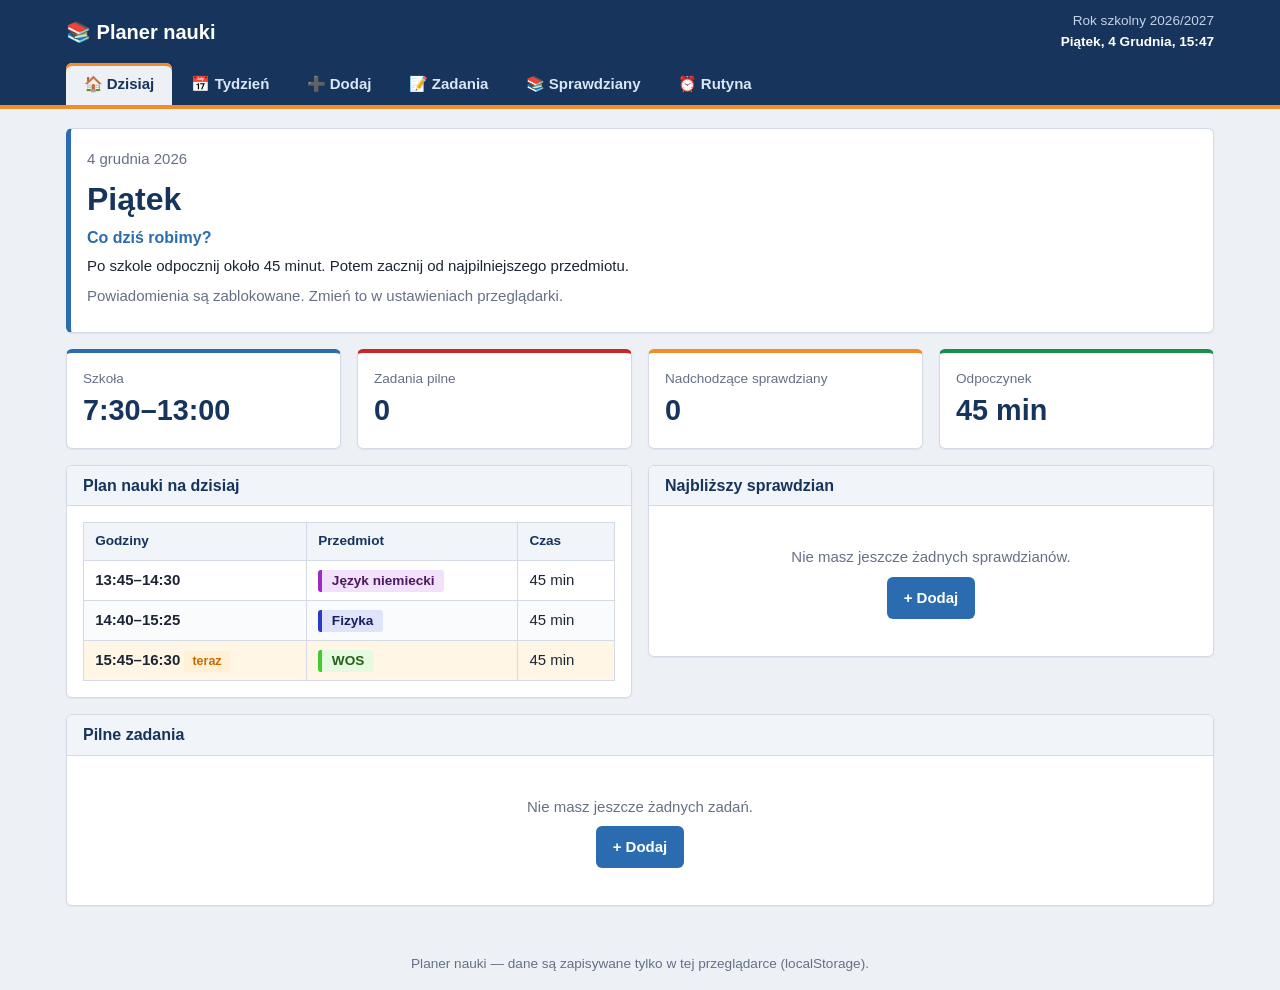
<file: index.html>
<!DOCTYPE html>
<html lang="pl">
<head>
  <meta charset="UTF-8">
  <meta name="viewport" content="width=device-width, initial-scale=1">
  <title>Dzisiaj — Planer nauki</title>
  <link rel="stylesheet" href="css/style.css">
</head>
<body>
  <header class="topbar">
    <div class="topbar-inner">
      <a class="brand" href="index.html">📚 Planer nauki</a>
      <nav aria-label="Główna nawigacja">
      <ul class="nav">
        <li><a href="index.html" class="active" aria-current="page">🏠 Dzisiaj</a></li>
        <li><a href="tydzien.html">📅 Tydzień</a></li>
        <li><a href="dodaj.html">➕ Dodaj</a></li>
        <li><a href="zadania.html">📝 Zadania</a></li>
        <li><a href="sprawdziany.html">📚 Sprawdziany</a></li>
        <li><a href="rutyna.html">⏰ Rutyna</a></li>
      </ul>
      </nav>
    </div>
  </header>
  <main class="container">
    <section class="card hero">
      <p class="muted" id="todayDate"></p>
      <h1 id="todayDay"></h1>
      <h2 class="hero-q">Co dziś robimy?</h2>
      <p id="todayMsg"></p>
      <button type="button" id="notifBtn" class="btn btn-ghost">🔔 Włącz przypomnienia</button>
      <p class="muted" id="notifInfo" role="status"></p>
    </section>
    <section class="stats">
      <div class="card stat"><span class="stat-label">Szkoła</span><strong id="statSchool" class="stat-value">—</strong></div>
      <div class="card stat"><span class="stat-label">Zadania pilne</span><strong id="statUrgent" class="stat-value">0</strong></div>
      <div class="card stat"><span class="stat-label">Nadchodzące sprawdziany</span><strong id="statExams" class="stat-value">0</strong></div>
      <div class="card stat"><span class="stat-label">Odpoczynek</span><strong id="statRest" class="stat-value">45 min</strong></div>
    </section>
    <div class="grid-2">
      <section class="card"><h2>Plan nauki na dzisiaj</h2><table class="table"><thead><tr><th>Godziny</th><th>Przedmiot</th><th>Czas</th></tr></thead><tbody id="studyList"></tbody></table></section>
      <section class="card"><h2>Najbliższy sprawdzian</h2><div id="nextExam"></div></section>
    </div>
    <section class="card"><h2>Pilne zadania</h2><ul id="urgentTasks" class="tasks"></ul></section>
  </main>
  <script src="js/app.js"></script>
  <script src="js/today.js"></script>
</body>
</html>
</file>
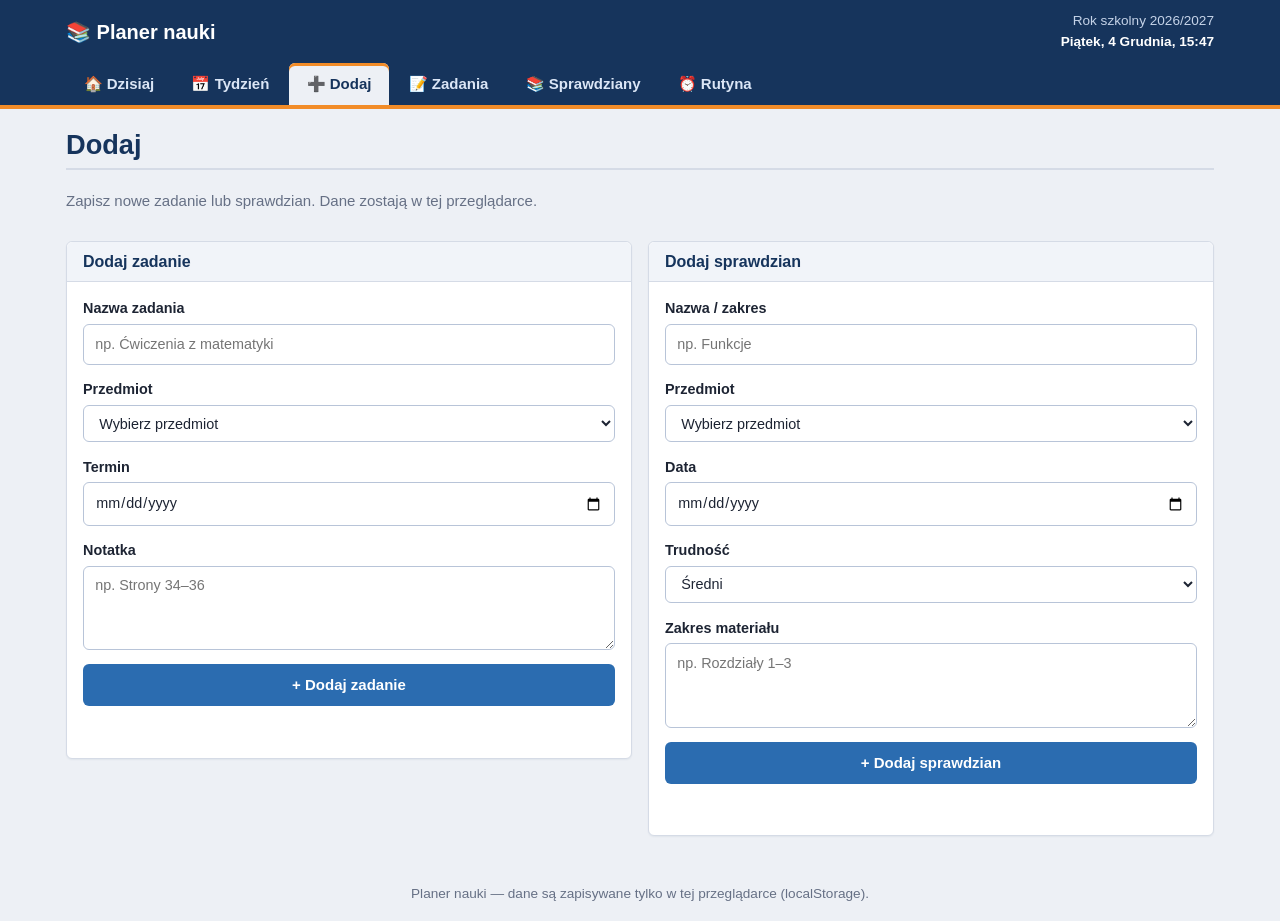
<file: dodaj.html>
<!DOCTYPE html>
<html lang="pl">
<head>
  <meta charset="UTF-8">
  <meta name="viewport" content="width=device-width, initial-scale=1">
  <title>Dodaj — Planer nauki</title>
  <link rel="stylesheet" href="css/style.css">
</head>
<body>
  <header class="topbar">
    <div class="topbar-inner">
      <a class="brand" href="index.html">📚 Planer nauki</a>
      <nav aria-label="Główna nawigacja">
      <ul class="nav">
        <li><a href="index.html">🏠 Dzisiaj</a></li>
        <li><a href="tydzien.html">📅 Tydzień</a></li>
        <li><a href="dodaj.html" class="active" aria-current="page">➕ Dodaj</a></li>
        <li><a href="zadania.html">📝 Zadania</a></li>
        <li><a href="sprawdziany.html">📚 Sprawdziany</a></li>
        <li><a href="rutyna.html">⏰ Rutyna</a></li>
      </ul>
      </nav>
    </div>
  </header>
  <main class="container">
    <h1 class="page-title">Dodaj</h1>
    <p class="muted lead">Zapisz nowe zadanie lub sprawdzian. Dane zostają w tej przeglądarce.</p>
    <div class="grid-2">
      <section class="card">
        <h2>Dodaj zadanie</h2>
        <form id="taskForm" class="form">
          <label>Nazwa zadania<input type="text" id="taskTitle" required maxlength="120" placeholder="np. Ćwiczenia z matematyki"></label>
          <label>Przedmiot<select id="taskSubject" required></select></label>
          <label>Termin<input type="date" id="taskDue" required></label>
          <label>Notatka<textarea id="taskNote" rows="3" maxlength="300" placeholder="np. Strony 34–36"></textarea></label>
          <button type="submit" class="btn btn-primary">+ Dodaj zadanie</button>
          <p class="form-msg" id="taskMsg" role="status"></p>
        </form>
      </section>
      <section class="card">
        <h2>Dodaj sprawdzian</h2>
        <form id="examForm" class="form">
          <label>Nazwa / zakres<input type="text" id="examTitle" required maxlength="120" placeholder="np. Funkcje"></label>
          <label>Przedmiot<select id="examSubject" required></select></label>
          <label>Data<input type="date" id="examDate" required></label>
          <label>Trudność
            <select id="examDifficulty">
              <option value="1">Łatwy</option>
              <option value="2" selected>Średni</option>
              <option value="3">Trudny</option>
            </select>
          </label>
          <label>Zakres materiału<textarea id="examScope" rows="3" maxlength="300" placeholder="np. Rozdziały 1–3"></textarea></label>
          <button type="submit" class="btn btn-primary">+ Dodaj sprawdzian</button>
          <p class="form-msg" id="examMsg" role="status"></p>
        </form>
      </section>
    </div>
    <section class="card" id="planCard" hidden>
      <h2>Propozycja przygotowania</h2>
      <div id="planBox"></div>
    </section>
  </main>
  <script src="js/app.js"></script>
  <script src="js/add.js"></script>
</body>
</html>
</file>
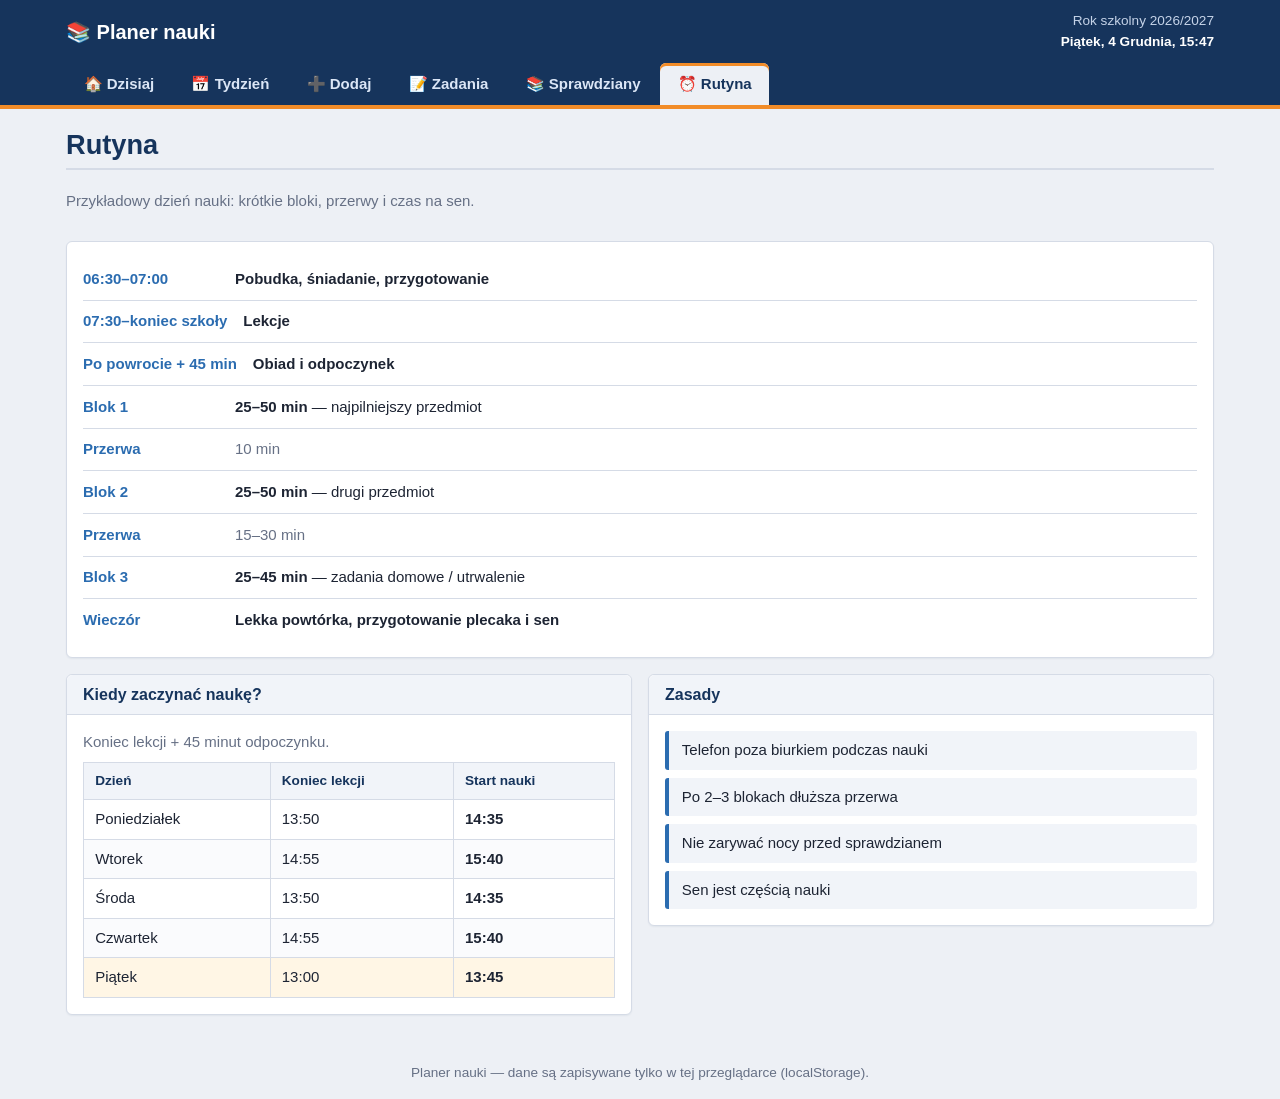
<file: rutyna.html>
<!DOCTYPE html>
<html lang="pl">
<head>
  <meta charset="UTF-8">
  <meta name="viewport" content="width=device-width, initial-scale=1">
  <title>Rutyna — Planer nauki</title>
  <link rel="stylesheet" href="css/style.css">
</head>
<body>
  <header class="topbar">
    <div class="topbar-inner">
      <a class="brand" href="index.html">📚 Planer nauki</a>
      <nav aria-label="Główna nawigacja">
      <ul class="nav">
        <li><a href="index.html">🏠 Dzisiaj</a></li>
        <li><a href="tydzien.html">📅 Tydzień</a></li>
        <li><a href="dodaj.html">➕ Dodaj</a></li>
        <li><a href="zadania.html">📝 Zadania</a></li>
        <li><a href="sprawdziany.html">📚 Sprawdziany</a></li>
        <li><a href="rutyna.html" class="active" aria-current="page">⏰ Rutyna</a></li>
      </ul>
      </nav>
    </div>
  </header>
  <main class="container">
    <h1 class="page-title">Rutyna</h1>
    <p class="muted lead">Przykładowy dzień nauki: krótkie bloki, przerwy i czas na sen.</p>
    <section class="card">
      <ol class="timeline">
        <li><span class="t-time">06:30–07:00</span><div><strong>Pobudka, śniadanie, przygotowanie</strong></div></li>
        <li><span class="t-time">07:30–koniec szkoły</span><div><strong>Lekcje</strong></div></li>
        <li><span class="t-time">Po powrocie + 45 min</span><div><strong>Obiad i odpoczynek</strong></div></li>
        <li><span class="t-time">Blok 1</span><div><strong>25–50 min</strong> — najpilniejszy przedmiot</div></li>
        <li class="brk"><span class="t-time">Przerwa</span><div>10 min</div></li>
        <li><span class="t-time">Blok 2</span><div><strong>25–50 min</strong> — drugi przedmiot</div></li>
        <li class="brk"><span class="t-time">Przerwa</span><div>15–30 min</div></li>
        <li><span class="t-time">Blok 3</span><div><strong>25–45 min</strong> — zadania domowe / utrwalenie</div></li>
        <li><span class="t-time">Wieczór</span><div><strong>Lekka powtórka, przygotowanie plecaka i sen</strong></div></li>
      </ol>
    </section>
    <div class="grid-2">
      <section class="card">
        <h2>Kiedy zaczynać naukę?</h2>
        <p class="muted">Koniec lekcji + 45 minut odpoczynku.</p>
        <table class="table"><thead><tr><th>Dzień</th><th>Koniec lekcji</th><th>Start nauki</th></tr></thead><tbody id="startTable"></tbody></table>
      </section>
      <section class="card">
        <h2>Zasady</h2>
        <ul class="rules">
          <li>Telefon poza biurkiem podczas nauki</li>
          <li>Po 2–3 blokach dłuższa przerwa</li>
          <li>Nie zarywać nocy przed sprawdzianem</li>
          <li>Sen jest częścią nauki</li>
        </ul>
      </section>
    </div>
  </main>
  <script src="js/app.js"></script>
  <script src="js/routine.js"></script>
</body>
</html>
</file>
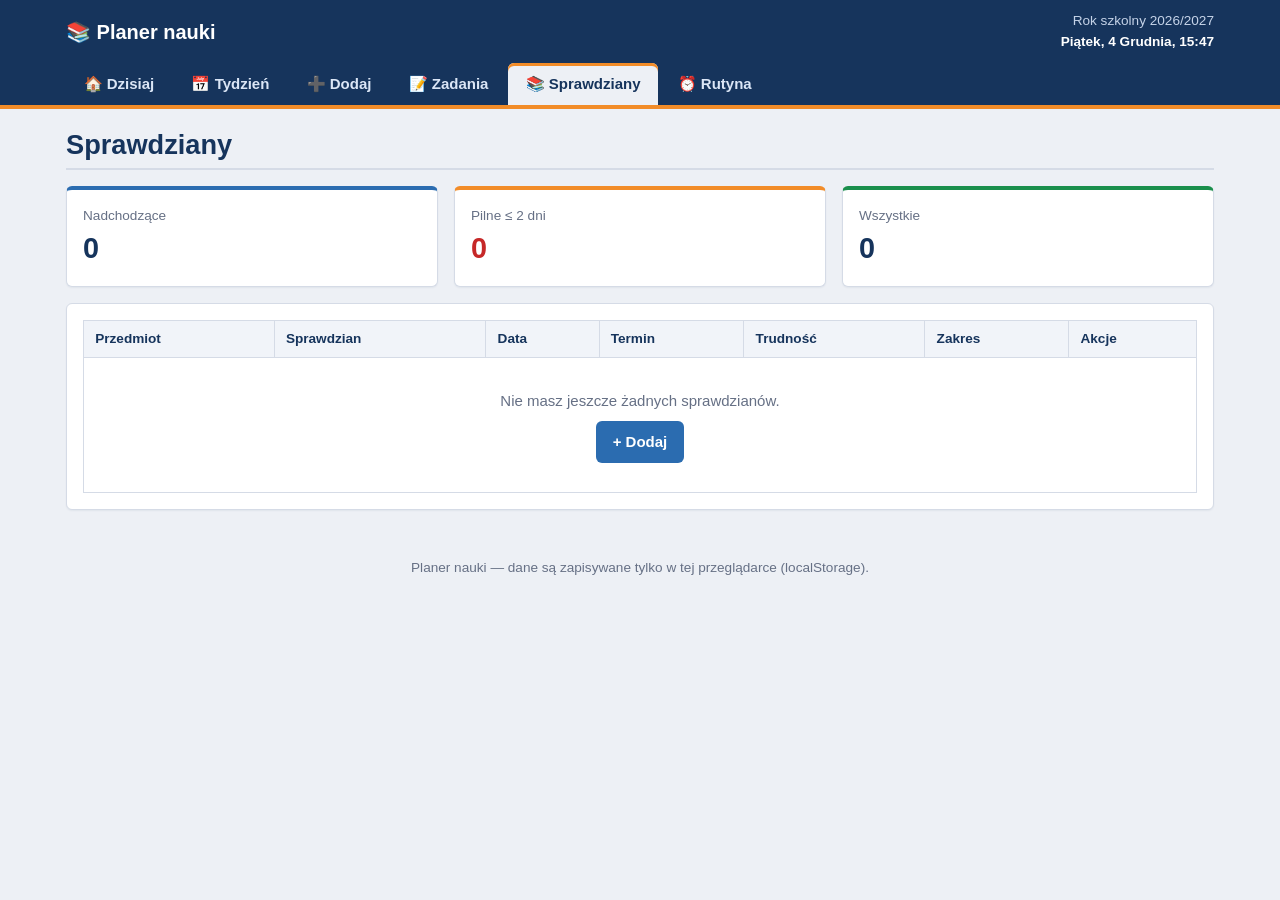
<file: sprawdziany.html>
<!DOCTYPE html>
<html lang="pl">
<head>
  <meta charset="UTF-8">
  <meta name="viewport" content="width=device-width, initial-scale=1">
  <title>Sprawdziany — Planer nauki</title>
  <link rel="stylesheet" href="css/style.css">
</head>
<body>
  <header class="topbar">
    <div class="topbar-inner">
      <a class="brand" href="index.html">📚 Planer nauki</a>
      <nav aria-label="Główna nawigacja">
      <ul class="nav">
        <li><a href="index.html">🏠 Dzisiaj</a></li>
        <li><a href="tydzien.html">📅 Tydzień</a></li>
        <li><a href="dodaj.html">➕ Dodaj</a></li>
        <li><a href="zadania.html">📝 Zadania</a></li>
        <li><a href="sprawdziany.html" class="active" aria-current="page">📚 Sprawdziany</a></li>
        <li><a href="rutyna.html">⏰ Rutyna</a></li>
      </ul>
      </nav>
    </div>
  </header>
  <main class="container">
    <h1 class="page-title">Sprawdziany</h1>
    <section class="stats stats-3">
      <div class="card stat"><span class="stat-label">Nadchodzące</span><strong id="cUp" class="stat-value">0</strong></div>
      <div class="card stat"><span class="stat-label">Pilne ≤ 2 dni</span><strong id="cUrgent" class="stat-value urgent">0</strong></div>
      <div class="card stat"><span class="stat-label">Wszystkie</span><strong id="cAll" class="stat-value">0</strong></div>
    </section>
    <section class="card"><div class="table-wrap"><table class="table exams-table">
      <thead><tr><th>Przedmiot</th><th>Sprawdzian</th><th>Data</th><th>Termin</th><th>Trudność</th><th>Zakres</th><th>Akcje</th></tr></thead>
      <tbody id="examList"></tbody></table></div></section>
  </main>
  <script src="js/app.js"></script>
  <script src="js/exams.js"></script>
</body>
</html>
</file>
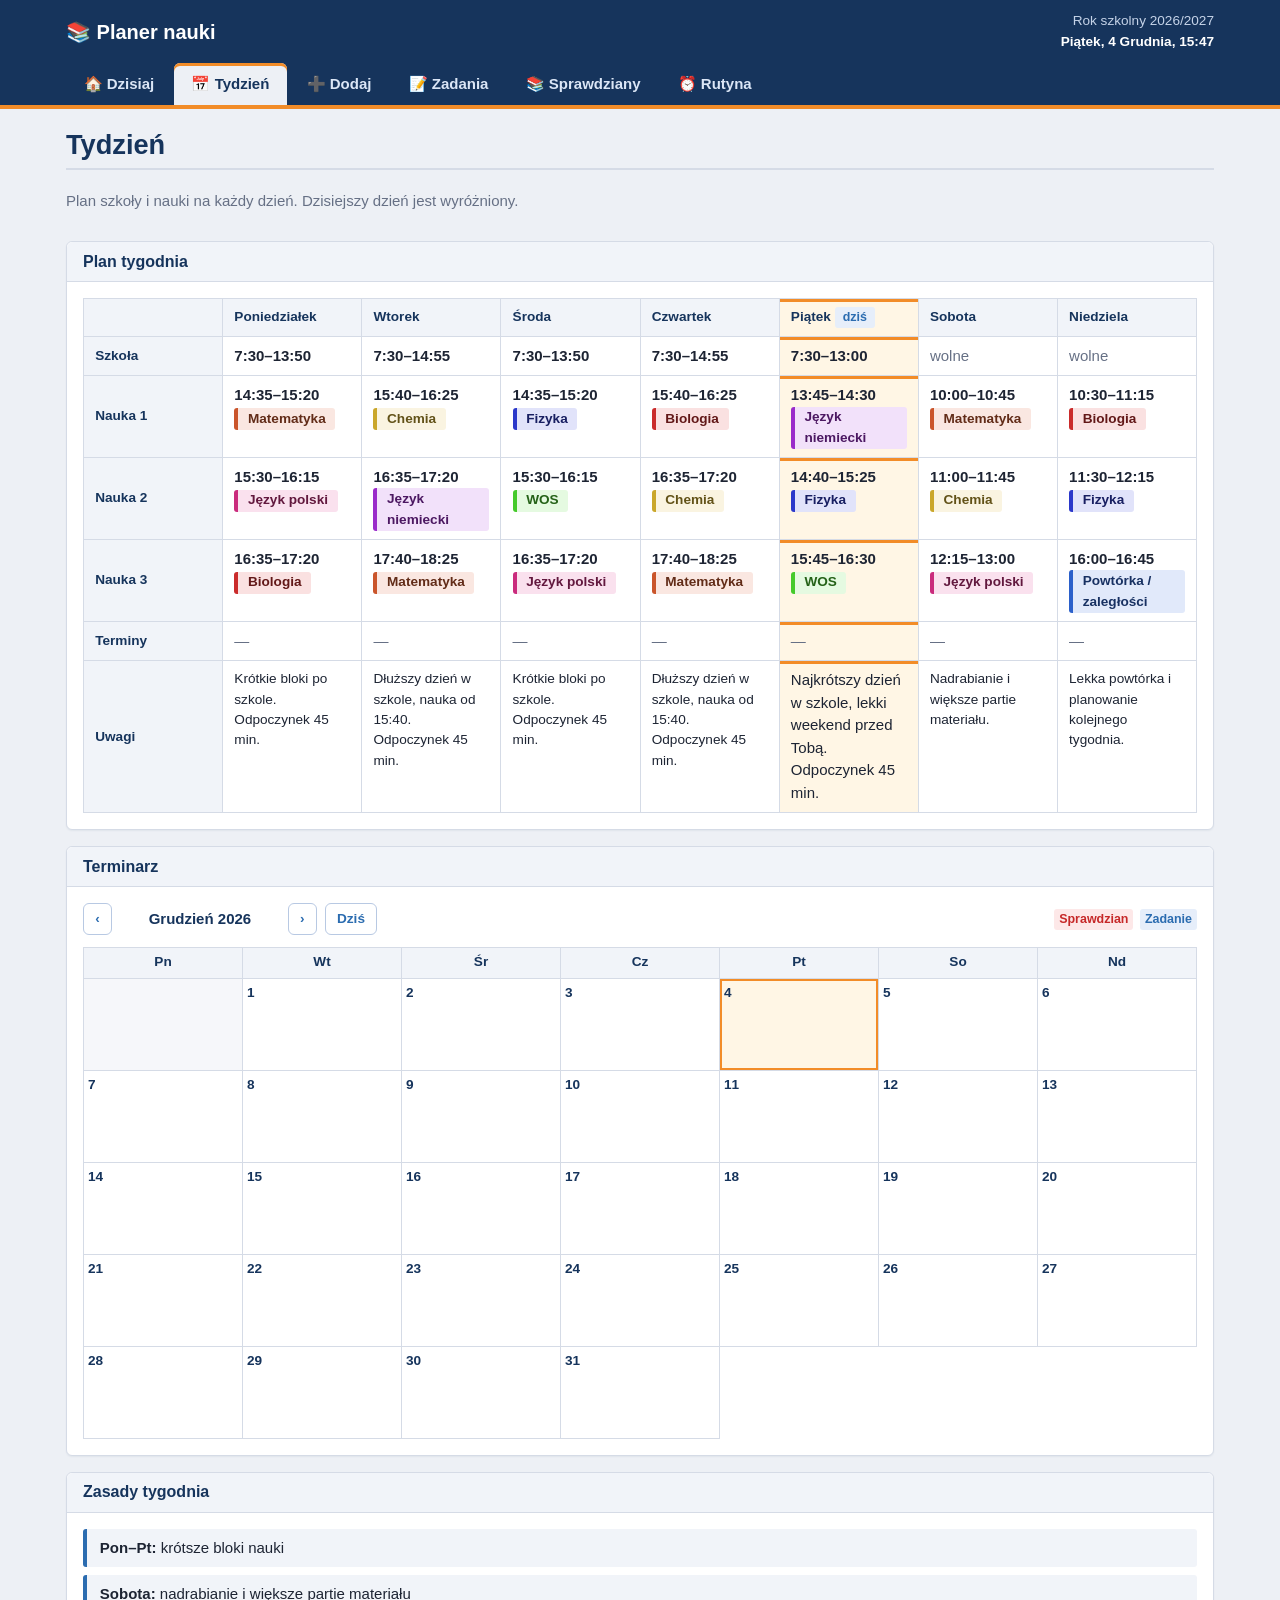
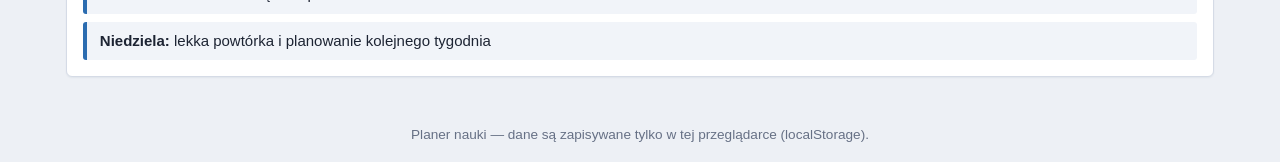
<file: tydzien.html>
<!DOCTYPE html>
<html lang="pl">
<head>
  <meta charset="UTF-8">
  <meta name="viewport" content="width=device-width, initial-scale=1">
  <title>Tydzień — Planer nauki</title>
  <link rel="stylesheet" href="css/style.css">
</head>
<body>
  <header class="topbar">
    <div class="topbar-inner">
      <a class="brand" href="index.html">📚 Planer nauki</a>
      <nav aria-label="Główna nawigacja">
      <ul class="nav">
        <li><a href="index.html">🏠 Dzisiaj</a></li>
        <li><a href="tydzien.html" class="active" aria-current="page">📅 Tydzień</a></li>
        <li><a href="dodaj.html">➕ Dodaj</a></li>
        <li><a href="zadania.html">📝 Zadania</a></li>
        <li><a href="sprawdziany.html">📚 Sprawdziany</a></li>
        <li><a href="rutyna.html">⏰ Rutyna</a></li>
      </ul>
      </nav>
    </div>
  </header>
  <main class="container">
    <h1 class="page-title">Tydzień</h1>
    <p class="muted lead">Plan szkoły i nauki na każdy dzień. Dzisiejszy dzień jest wyróżniony.</p>
    <section class="card"><h2>Plan tygodnia</h2><div class="table-wrap" id="weekTable"></div></section>
    <section class="card">
      <h2>Terminarz</h2>
      <div class="cal-nav">
        <button type="button" class="btn btn-ghost btn-sm" id="calPrev" aria-label="Poprzedni miesiąc">‹</button>
        <strong id="calLabel"></strong>
        <button type="button" class="btn btn-ghost btn-sm" id="calNext" aria-label="Następny miesiąc">›</button>
        <button type="button" class="btn btn-ghost btn-sm" id="calToday">Dziś</button>
        <span class="legend"><i class="chip chip-exam">Sprawdzian</i><i class="chip chip-task">Zadanie</i></span>
      </div>
      <div id="cal"></div>
    </section>
    <section class="card">
      <h2>Zasady tygodnia</h2>
      <ul class="rules">
        <li><strong>Pon–Pt:</strong> krótsze bloki nauki</li>
        <li><strong>Sobota:</strong> nadrabianie i większe partie materiału</li>
        <li><strong>Niedziela:</strong> lekka powtórka i planowanie kolejnego tygodnia</li>
      </ul>
    </section>
  </main>
  <script src="js/app.js"></script>
  <script src="js/week.js"></script>
</body>
</html>
</file>
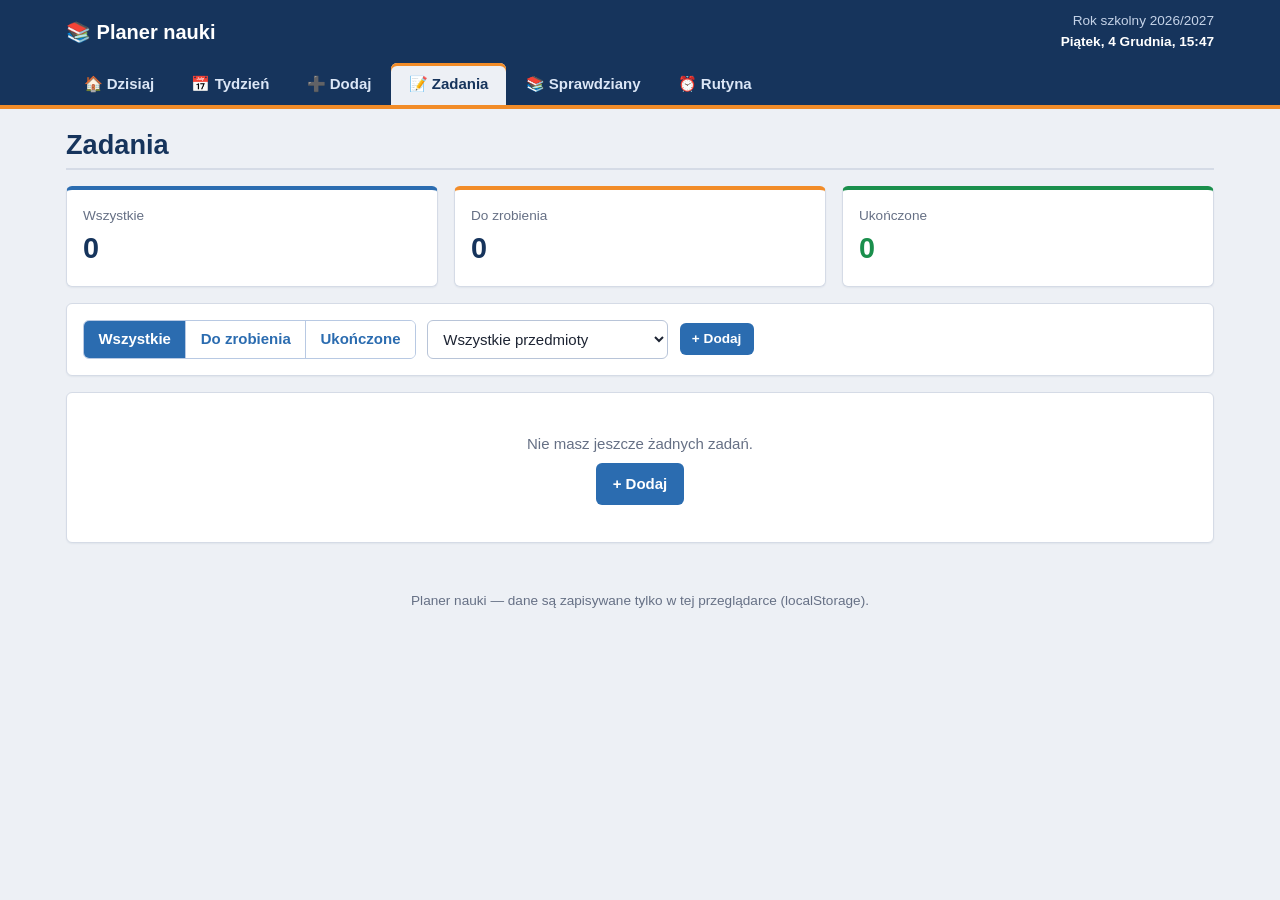
<file: zadania.html>
<!DOCTYPE html>
<html lang="pl">
<head>
  <meta charset="UTF-8">
  <meta name="viewport" content="width=device-width, initial-scale=1">
  <title>Zadania — Planer nauki</title>
  <link rel="stylesheet" href="css/style.css">
</head>
<body>
  <header class="topbar">
    <div class="topbar-inner">
      <a class="brand" href="index.html">📚 Planer nauki</a>
      <nav aria-label="Główna nawigacja">
      <ul class="nav">
        <li><a href="index.html">🏠 Dzisiaj</a></li>
        <li><a href="tydzien.html">📅 Tydzień</a></li>
        <li><a href="dodaj.html">➕ Dodaj</a></li>
        <li><a href="zadania.html" class="active" aria-current="page">📝 Zadania</a></li>
        <li><a href="sprawdziany.html">📚 Sprawdziany</a></li>
        <li><a href="rutyna.html">⏰ Rutyna</a></li>
      </ul>
      </nav>
    </div>
  </header>
  <main class="container">
    <h1 class="page-title">Zadania</h1>
    <section class="stats stats-3">
      <div class="card stat"><span class="stat-label">Wszystkie</span><strong id="cAll" class="stat-value">0</strong></div>
      <div class="card stat"><span class="stat-label">Do zrobienia</span><strong id="cTodo" class="stat-value">0</strong></div>
      <div class="card stat"><span class="stat-label">Ukończone</span><strong id="cDone" class="stat-value ok">0</strong></div>
    </section>
    <section class="toolbar card">
      <div class="seg" id="seg">
        <button type="button" class="seg-btn on" data-f="all">Wszystkie</button>
        <button type="button" class="seg-btn" data-f="todo">Do zrobienia</button>
        <button type="button" class="seg-btn" data-f="done">Ukończone</button>
      </div>
      <select id="subjFilter" aria-label="Filtr przedmiotu"></select>
      <a class="btn btn-primary btn-sm" href="dodaj.html">+ Dodaj</a>
    </section>
    <section class="card"><ul id="taskList" class="tasks"></ul></section>
  </main>
  <script src="js/app.js"></script>
  <script src="js/tasks.js"></script>
</body>
</html>
</file>
<file: css/style.css>
:root{--navy:#16345c;--blue:#2b6cb0;--bg:#edf0f5;--panel:#fff;--head:#f1f4f9;--line:#d5dbe6;--ink:#1d2433;--muted:#667085;--orange:#f28c28;--ok:#1a8f4c;--ok-soft:#e2f4ea;--warn:#c76b00;--warn-soft:#fff0d6;--bad:#c62828;--bad-soft:#fde8e8;--primary-soft:#e6eefa;--r:6px}
*{box-sizing:border-box}
body{margin:0;background:var(--bg);color:var(--ink);font:15px/1.5 "Segoe UI",Tahoma,Roboto,Arial,sans-serif}
h1,h2,h3{margin:0 0 .4rem;line-height:1.25}h1{font-size:1.7rem}h2{font-size:1rem}h3{font-size:1rem}
p{margin:.2rem 0 .5rem}ul,ol{margin:0;padding:0;list-style:none}a{color:var(--blue)}
:focus-visible{outline:3px solid var(--orange);outline-offset:2px}
.muted{color:var(--muted)}.small{font-size:.85rem}.num{font-variant-numeric:tabular-nums;white-space:nowrap;font-weight:600}
.lead{margin-bottom:.8rem}
/* nagłówek */
.topbar{background:var(--navy);color:#fff;border-bottom:4px solid var(--orange)}
.topbar-inner{max-width:1180px;margin:0 auto;padding:.7rem 1rem 0;display:flex;flex-wrap:wrap;align-items:center;gap:.4rem 1rem}
.brand{color:#fff;text-decoration:none;font-weight:700;font-size:1.25rem}
.userbar{margin-left:auto;display:flex;flex-direction:column;align-items:flex-end;font-size:.85rem;color:#c5d3e8}
.userbar strong{color:#fff;font-weight:600;text-transform:capitalize}
.topbar nav{order:3;flex:1 0 100%;overflow-x:auto;scrollbar-width:none}.topbar nav::-webkit-scrollbar{display:none}
.nav{display:flex;gap:2px;width:max-content;margin-top:.3rem}
.nav a{display:block;padding:.6rem 1.1rem;color:#dbe6f6;text-decoration:none;font-weight:600;white-space:nowrap;border-radius:var(--r) var(--r) 0 0}
.nav a:hover{background:rgba(255,255,255,.12);color:#fff}
.nav a.active{background:var(--bg);color:var(--navy);box-shadow:inset 0 3px 0 var(--orange)}
.container{max-width:1180px;margin:0 auto;padding:1.2rem 1rem 2rem;display:grid;gap:1rem}
.page-title{margin:0;color:var(--navy);padding-bottom:.4rem;border-bottom:2px solid var(--line)}
.footer{text-align:center;color:var(--muted);font-size:.85rem;padding:1rem}
/* panele */
.card{background:var(--panel);border:1px solid var(--line);border-radius:var(--r);padding:1rem;box-shadow:0 1px 2px rgba(22,52,92,.06)}
.card>h2:first-child{margin:-1rem -1rem 1rem;padding:.6rem 1rem;background:var(--head);border-bottom:1px solid var(--line);color:var(--navy);border-radius:var(--r) var(--r) 0 0}
.hero{border-left:5px solid var(--blue)}.hero h1{margin-bottom:.1rem;color:var(--navy);font-size:2rem}
.hero-q{color:var(--blue);margin-top:.6rem}
.stats{display:grid;grid-template-columns:repeat(4,1fr);gap:1rem}.stats-3{grid-template-columns:repeat(3,1fr)}
.stat{display:flex;flex-direction:column;border-top:4px solid var(--blue)}
.stats .stat:nth-child(2){border-top-color:var(--bad)}.stats .stat:nth-child(3){border-top-color:var(--orange)}.stats .stat:nth-child(4){border-top-color:var(--ok)}
.stats-3 .stat:nth-child(2){border-top-color:var(--orange)}.stats-3 .stat:nth-child(3){border-top-color:var(--ok)}
.stat-label{color:var(--muted);font-size:.85rem}.stat-value{font-size:1.8rem;color:var(--navy)}
.stat-value.ok{color:var(--ok)}.stat-value.urgent{color:var(--bad)}
.grid-2{display:grid;grid-template-columns:1fr 1fr;gap:1rem;align-items:start}
.btn{display:inline-block;border:1px solid transparent;border-radius:var(--r);padding:.55rem 1rem;font:inherit;font-weight:600;cursor:pointer;text-decoration:none}
.btn-primary{background:var(--blue);color:#fff}.btn-primary:hover{background:var(--navy)}
.btn-ghost{background:#fff;color:var(--blue);border-color:#b8c9e3}.btn-ghost:hover{background:var(--primary-soft)}
.btn-ok{background:var(--ok-soft);color:var(--ok);border-color:#b7e0c6}.btn-ok:hover{background:#cdebd9}
.btn-danger{background:#fff;color:var(--bad);border-color:#efb7b7}.btn-danger:hover{background:var(--bad-soft)}
.btn-sm{padding:.3rem .7rem;font-size:.85rem}.btn[hidden]{display:none}
/* tabele */
.table-wrap{overflow-x:auto}
.table,.tt{width:100%;border-collapse:collapse}
.table th,.tt th{background:var(--head);color:var(--navy);text-align:left;font-size:.85rem;padding:.5rem .7rem;border:1px solid var(--line)}
.table td,.tt td{padding:.5rem .7rem;border:1px solid var(--line);vertical-align:top}
.table tbody tr:nth-child(even){background:#fafbfd}
.table .is-now,.is-today{background:#fff6e5!important}
.tt{min-width:880px;table-layout:fixed}.tt tbody th{width:90px;background:var(--head)}
.tt .is-today{box-shadow:inset 0 3px 0 var(--orange)}
.exams-table{min-width:820px}.exams-table .is-done td{color:var(--muted)}
.plan-row td{background:#f7f9fc;padding:.2rem .7rem}.plan-row summary{cursor:pointer;color:var(--blue);font-weight:600;padding:.3rem 0}
.acts{white-space:nowrap}
.tag{display:inline-block;background:hsl(var(--h,220) 70% 93%);color:hsl(var(--h,220) 60% 24%);border-left:4px solid hsl(var(--h,220) 65% 48%);border-radius:3px;padding:.05rem .6rem;font-size:.85rem;font-weight:600}
.badge{display:inline-block;border-radius:3px;padding:.05rem .5rem;font-size:.78rem;font-weight:700}
.b-calm{background:var(--primary-soft);color:var(--blue)}.b-warn{background:var(--warn-soft);color:var(--warn)}.b-urgent{background:var(--bad-soft);color:var(--bad)}.b-done{background:var(--ok-soft);color:var(--ok)}
.diff{font-weight:700;font-size:.85rem}.diff::before{content:"●";margin-right:.3rem}.d1{color:var(--ok)}.d2{color:var(--warn)}.d3{color:var(--bad)}
.exam-next{border-left:5px solid var(--blue);padding:.2rem 0 .2rem .8rem;margin-bottom:.8rem}
.exam-next.u-warn{border-color:var(--orange)}.exam-next.u-urgent{border-color:var(--bad)}
/* zadania */
.tasks{display:grid;gap:0}
.task{display:flex;gap:.8rem;align-items:flex-start;padding:.7rem .4rem;border-bottom:1px solid var(--line)}.task:last-child{border:0}
.task-body{flex:1;min-width:0}.task-title{overflow-wrap:anywhere}
.is-done .task-title{text-decoration:line-through;color:var(--muted)}
.meta{display:flex;flex-wrap:wrap;gap:.5rem;margin-top:.2rem;align-items:center}
.note{color:var(--muted);margin:.3rem 0 0;overflow-wrap:anywhere;font-size:.9rem}
.due{font-size:.85rem;font-weight:600}.due-calm{color:var(--muted)}.due-warn{color:var(--warn)}.due-urgent{color:var(--bad)}.due-done{color:var(--ok)}
.check{position:relative;flex:none;cursor:pointer}.check input{position:absolute;opacity:0;width:24px;height:24px;margin:0;cursor:pointer}
.box{display:block;width:24px;height:24px;border:2px solid #9fb0c9;border-radius:4px;background:#fff}
.check input:checked+.box{background:var(--ok);border-color:var(--ok)}
.check input:checked+.box::after{content:"✓";color:#fff;display:block;text-align:center;line-height:20px;font-weight:700}
.check input:focus-visible+.box{outline:3px solid var(--orange);outline-offset:2px}
.toolbar{display:flex;flex-wrap:wrap;gap:.7rem;align-items:center}.toolbar select{width:auto;min-width:200px}
.seg{display:inline-flex;border:1px solid #b8c9e3;border-radius:var(--r);overflow:hidden}
.seg-btn{border:0;background:#fff;padding:.45rem .9rem;font:inherit;font-weight:600;color:var(--blue);cursor:pointer;border-right:1px solid #b8c9e3}.seg-btn:last-child{border:0}
.seg-btn.on{background:var(--blue);color:#fff}
/* terminarz */
.cal-nav{display:flex;flex-wrap:wrap;gap:.5rem;align-items:center;margin-bottom:.7rem}.cal-nav strong{min-width:10rem;text-align:center;text-transform:capitalize;color:var(--navy)}
.legend{margin-left:auto;display:flex;gap:.4rem}.legend i{font-style:normal}
.cal{display:grid;grid-template-columns:repeat(7,minmax(0,1fr));border-left:1px solid var(--line);border-top:1px solid var(--line)}
.cal-h{background:var(--head);color:var(--navy);font-weight:700;font-size:.85rem;text-align:center;padding:.3rem;border-right:1px solid var(--line);border-bottom:1px solid var(--line)}
.cal-cell{min-height:92px;padding:.25rem;border-right:1px solid var(--line);border-bottom:1px solid var(--line);display:flex;flex-direction:column;gap:2px;overflow:hidden}
.cal-cell.out{background:#f6f7fa}.cal-cell.now{background:#fff6e5;box-shadow:inset 0 0 0 2px var(--orange)}.cal-d{font-weight:700;font-size:.85rem;color:var(--navy)}
.chip{display:block;font-size:.72rem;font-weight:600;padding:1px 5px;border-radius:3px;white-space:nowrap;overflow:hidden;text-overflow:ellipsis}
.legend .chip{display:inline-block;font-size:.78rem}
.chip-exam{background:var(--bad-soft);color:var(--bad)}.chip-task{background:var(--primary-soft);color:var(--blue)}
/* osie czasu, reguły, formularze */
.timeline li{display:flex;gap:1rem;padding:.6rem 0;border-bottom:1px solid var(--line)}.timeline li:last-child{border:0}.timeline .brk{color:var(--muted)}
.t-time{color:var(--blue);font-weight:600;white-space:nowrap;min-width:8.5rem;font-variant-numeric:tabular-nums}
.rules{display:grid;gap:.5rem}.rules li{padding:.5rem .8rem;background:var(--head);border-left:4px solid var(--blue);border-radius:3px}
.form{display:grid;gap:.9rem}.form label{display:grid;gap:.25rem;font-weight:600;font-size:.9rem}
input,select,textarea{width:100%;font:inherit;font-weight:400;color:var(--ink);padding:.55rem .7rem;border:1px solid #b8c4d8;border-radius:var(--r);background:#fff}
input:focus,select:focus,textarea:focus{outline:3px solid #cfe0f7;border-color:var(--blue)}textarea{resize:vertical}
.form-msg{margin:0;min-height:1.4em;color:var(--ok);font-weight:600;opacity:0;transition:opacity .2s}.form-msg.show{opacity:1}
.empty{text-align:center;padding:1.3rem 1rem;color:var(--muted)}
@media(max-width:860px){.stats{grid-template-columns:repeat(2,1fr)}.grid-2{grid-template-columns:1fr}}
@media(max-width:560px){h1{font-size:1.4rem}.hero h1{font-size:1.6rem}.userbar span{display:none}.userbar{margin-left:0}.stats-3{grid-template-columns:1fr 1fr}.stats-3 .stat:last-child{grid-column:1/-1}.timeline li{flex-direction:column;gap:0}.task{flex-wrap:wrap}.cal-cell{min-height:64px}.chip{font-size:.62rem}.legend{margin-left:0}}
@media(prefers-reduced-motion:reduce){*{transition:none!important}}
</file>
